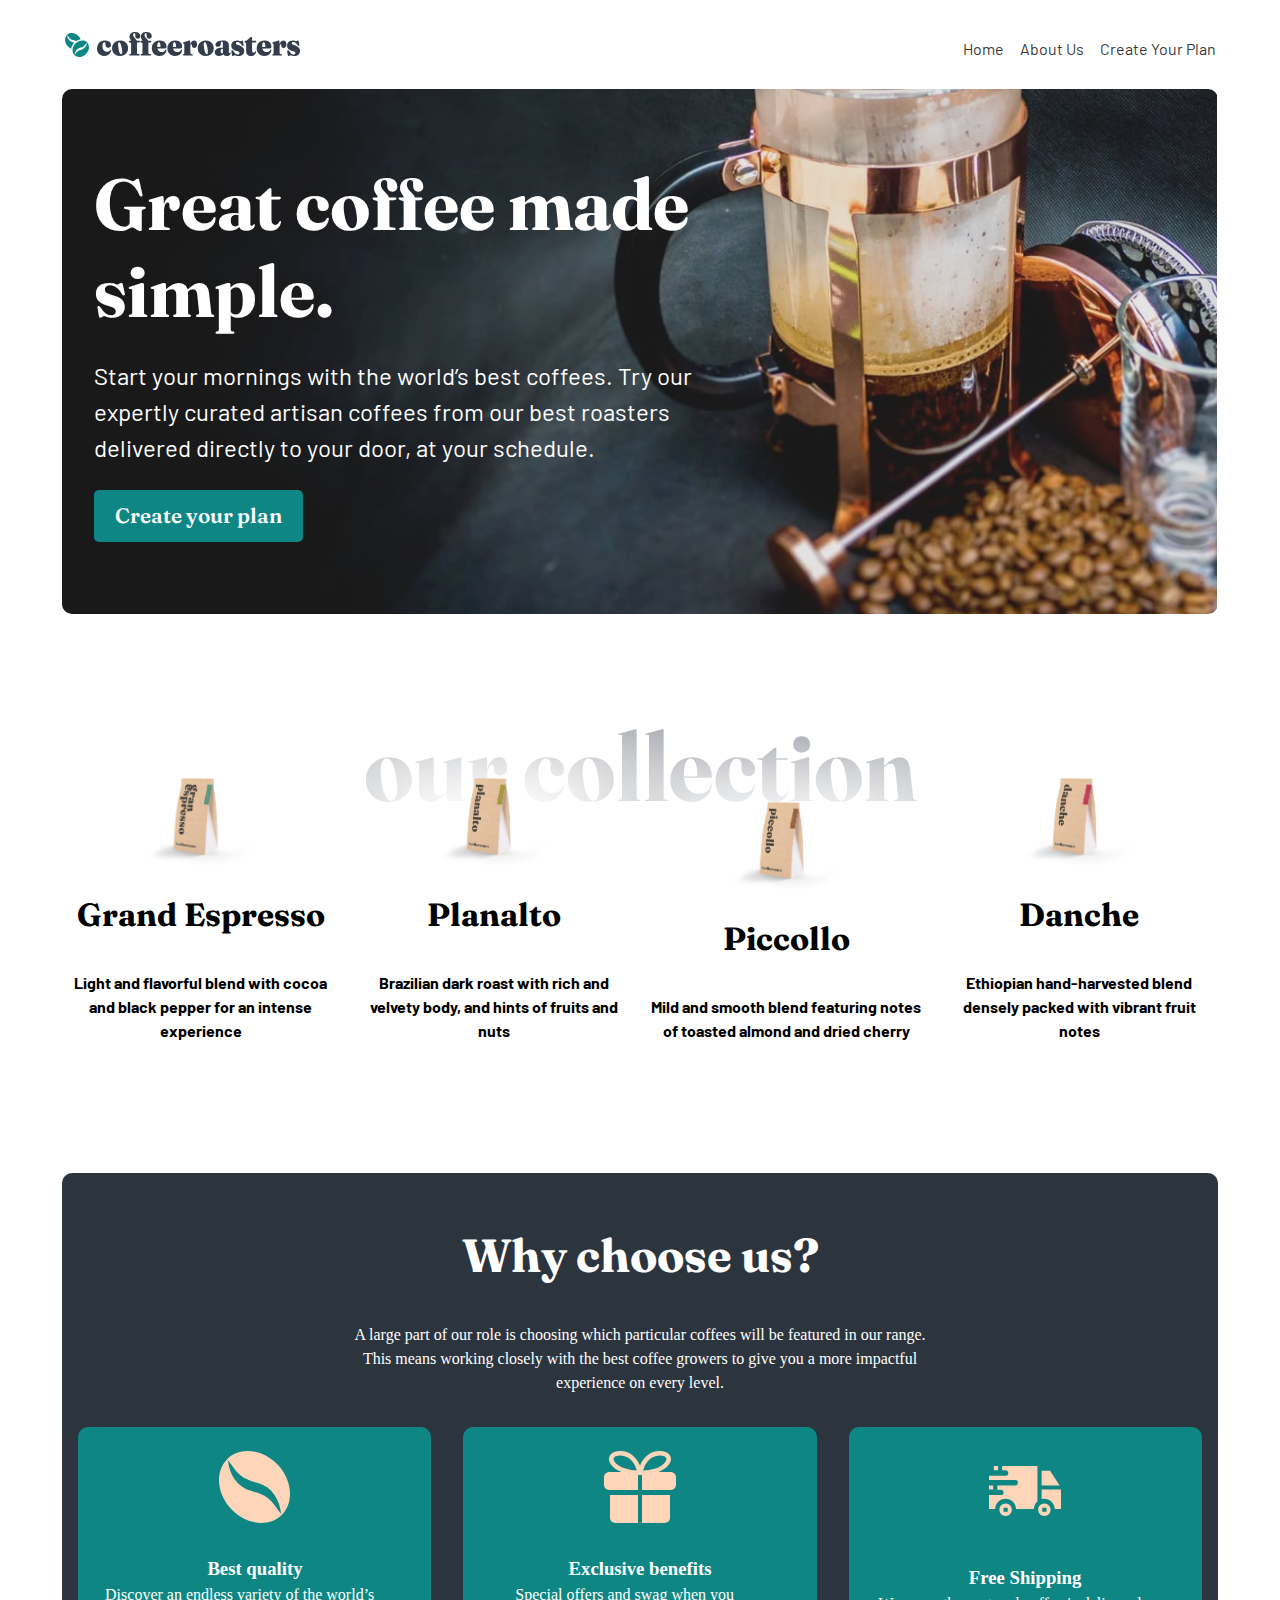
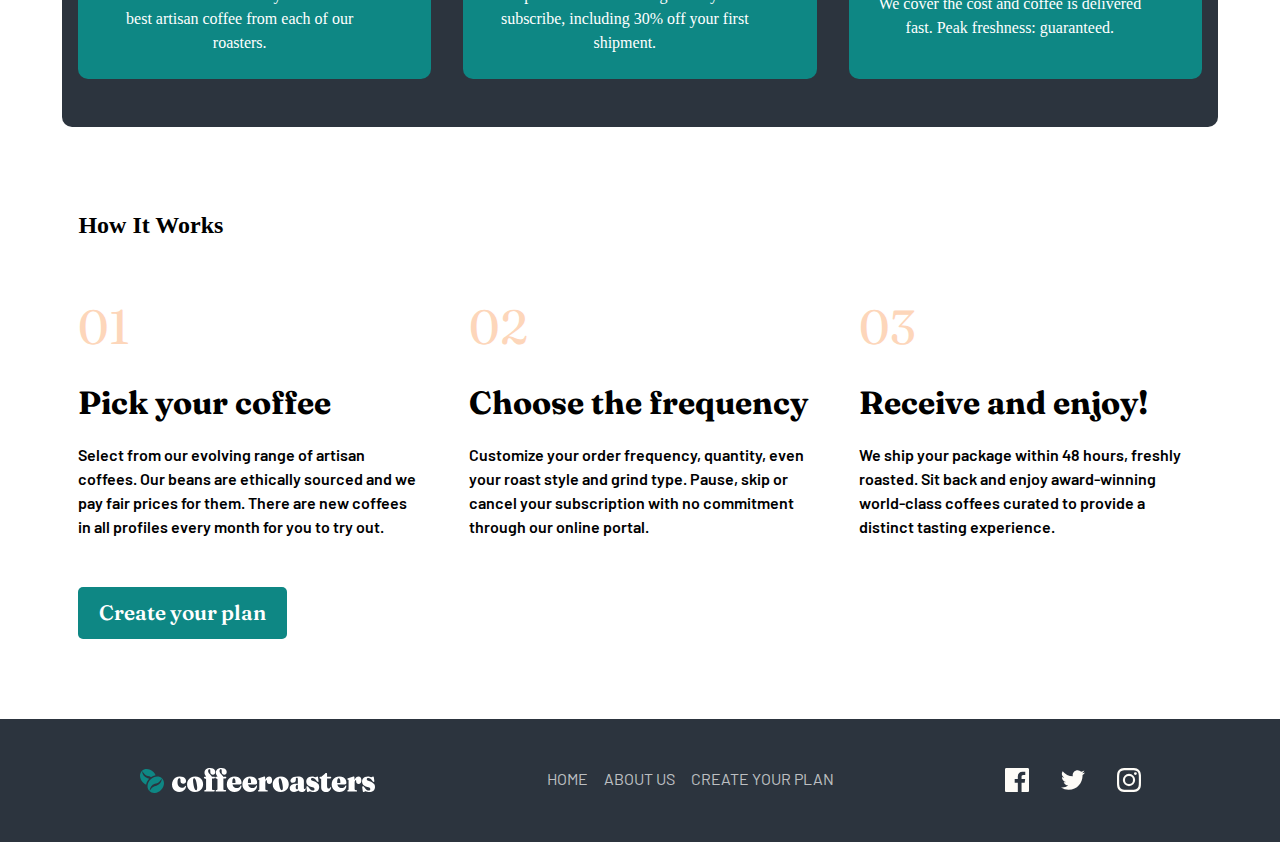
<file: index.html>
<!DOCTYPE html>
<html lang="en">
<head>
    <meta charset="UTF-8">
    <meta name="viewport" content="width=device-width, initial-scale=1.0">
    <link rel="preconnect" href="https://fonts.googleapis.com">
    <link rel="preconnect" href="https://fonts.gstatic.com" crossorigin>
    <link href="https://fonts.googleapis.com/css2?family=Barlow:ital,wght@1,200;1,500&family=Fraunces:ital,wght@1,600;1,900&display=swap" rel="stylesheet">
    <link rel="shortcut icon" href="assets/favicon.png" type="image/x-icon">
    <link rel="stylesheet" href="CSS/home.css">
    <script defer src="JS/header.js"></script>
    <title>Cofferoasters</title>
</head>
<body>
    <header>
        <a href="./index.html"><img class="logo" src="./assets/shared/desktop/logo.svg" alt=""></a>
        

        <div class="hamburger__menu" id="hamburgerMenu">
            <img class="hamburger" id="hamburger" src="./assets/shared/mobile/icon-hamburger.svg" alt="">
            <img src="./assets/shared/mobile/icon-close.svg" alt="" id="closeMenu" class="close__menu">
        </div>
        
        <nav>
            <ul class="nav__menu" id="navMenu">
                <li class="nav__item"><a href="./index.html" class="nav__link">Home</a></li>
                <li class="nav__item"><a href="./about.html" class="nav__link">About Us</a></li>
                <li class="nav__item"><a href="./createPlan.html" class="nav__link" target="_blank">Create Your Plan</a></li>
            </ul>
        </nav>
    </header>

    <main>
        <section class="heroSection">
            <h1>Great coffee made simple.</h1>

            <p>Start your mornings with the world’s best coffees. Try our expertly curated artisan coffees from our best roasters delivered directly to your door, at your schedule.</p>

            <a href="./createPlan.html" target="_blank" class="create-plan__btn">Create your plan</a>
        </section>

        <section class="collectionsSection">
            <h2>our collection</h2>

            <div class="collections__content">
                <div class="grandEspresso">
                    <img src="./assets/home/desktop/image-gran-espresso.png" alt="">
    
                    <div class="grandEspresso__content">
                        <h3>Grand Espresso</h3>
                        <p>Light and flavorful blend with cocoa and black pepper for an intense experience</p>
                    </div>
                </div>
    
                <div class="planalto">
                    <img src="./assets/home/desktop/image-planalto.png" alt="">
    
                    <div class="planalto__content">
                        <h3>Planalto</h3>
                        <p>Brazilian dark roast with rich and velvety body, and hints of fruits and nuts</p>
    
                    </div>
                </div>
    
                <div class="piccollo">
                    <img src="./assets/home/desktop/image-piccollo.png" alt="">
    
                    <div class="piccollo__content">
                        <h3>Piccollo</h3>
                        <p>Mild and smooth blend featuring notes of toasted almond and dried cherry</p>
    
                    </div>
                </div>
    
                <div class="danche">
                    <img src="./assets/home/desktop/image-danche.png" alt="">
    
                    <div class="danche__content">
                        <h3>Danche</h3>
                        <p>Ethiopian hand-harvested blend densely packed with vibrant fruit notes</p>
    
                    </div>
                </div>
            </div>

        </section>

        <section class="whyUs">
            <h2>Why choose us?</h2>

            <p>A large part of our role is choosing which particular coffees will be featured in our range. This means working closely with the best coffee growers to give you a more impactful experience on every level.
            </p>

            <div class="cards">
                <div class="bestquality">
                    <img src="./assets/home/desktop/icon-coffee-bean.svg" alt="">

                    <div class="bestquality__content">
                        <h3>Best quality</h3>
                        <p>Discover an endless variety of the world’s best artisan coffee from each of our roasters.</p>
                    </div>
                </div>
    
                <div class="exclusivebenefits">
                    <img src="./assets/home/desktop/icon-gift.svg" alt="">

                    <div class="exclusivebenefits__content">
                        <h3>Exclusive benefits</h3>
                        <p>Special offers and swag when you subscribe, including 30% off your first shipment.</p>

                    </div>
                </div>
    
                <div class="freeshipping">
                    <img src="./assets/home/desktop/icon-truck.svg" alt="">

                    <div class="freeshipping__content">
                        <h3>Free Shipping</h3>
                        <p>We cover the cost and coffee is delivered fast. Peak freshness: guaranteed.</p>

                    </div>
                </div>
            </div>
        </section>

        <section class="howItWorks">
            <h2>How It Works</h2>

            <div class="planCreationProcess">
                <div class="pickCoffee">
                    <span class="number">01</span>
                    <h3>Pick your coffee</h3>
                    <p>Select from our evolving range of artisan coffees. Our beans are ethically sourced and we pay fair prices for them. There are new coffees in all profiles every month for you to try out.</p>
                </div>
    
                <div class="chooseFreq">
                    <span class="number">02</span>
                    <h3>Choose the frequency</h3>
                    <p>Customize your order frequency, quantity, even your roast style and grind type. Pause, skip or cancel your subscription with no commitment through our online portal.</p>
                </div>
    
                <div class="receiveCoffee">
                    <span class="number">03</span>
                    <h3>Receive and enjoy!</h3>
                    <p>We ship your package within 48 hours, freshly roasted. Sit back and enjoy award-winning world-class coffees curated to provide a distinct tasting experience.</p>
                </div>
            </div>

            <a href="./createPlan.html" target="_blank" class="create-plan__btn">Create your plan</a>
        </section>
    </main>

    <footer>
        <nav>
            <a href="./index.html" class="logo"><img src="./assets/shared/desktop/footer-logo.svg" alt=""></a>

            <ul class="footer__nav">
                <li class="nav__item"><a href="./index.html" class="nav__link">HOME</a></li>
                <li class="nav__item"><a href="./about.html" class="nav__link">ABOUT US</a></li>
                <li class="nav__item"><a href="./createPlan.html" target="_blank" class="nav__link">CREATE YOUR PLAN</a></li>
            </ul>

            <div class="social__links">
                <a href="#"><img src="./assets/shared/desktop/icon-facebook.svg" alt=""></a>
                <a href="#"><img src="./assets/shared/desktop/icon-twitter.svg" alt=""></a>                
                <a href="#"><img src="./assets/shared/desktop/icon-instagram.svg" alt=""></a>
            </div>
        </nav>
    </footer>
</body>
</html>
</file>
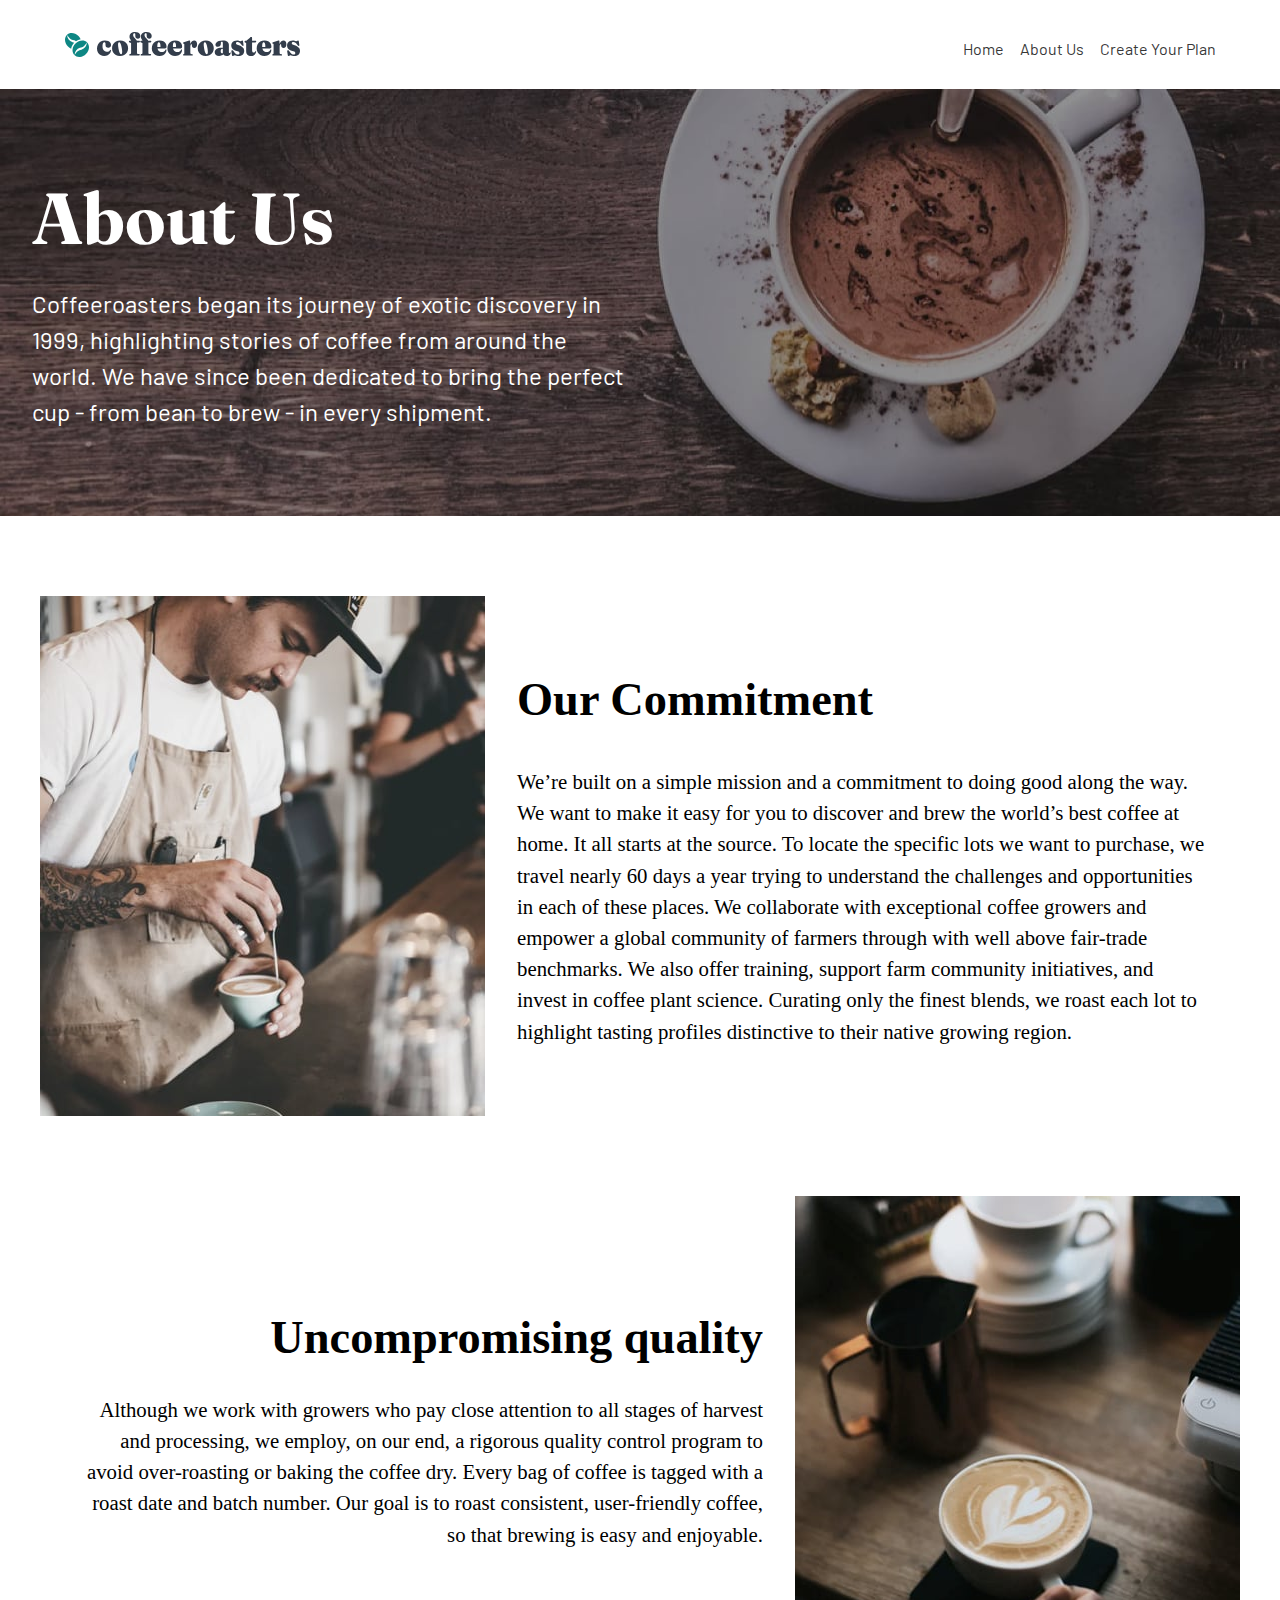
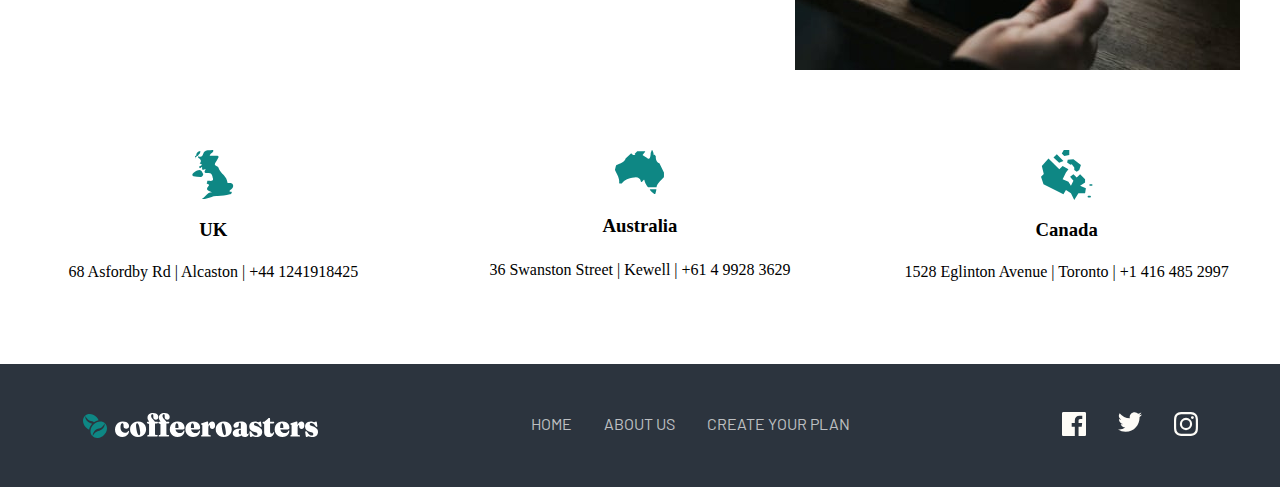
<file: about.html>
<!DOCTYPE html>
<html lang="en">
<head>
    <meta charset="UTF-8">
    <meta name="viewport" content="width=device-width, initial-scale=1.0">
    <link rel="preconnect" href="https://fonts.googleapis.com">
    <link rel="preconnect" href="https://fonts.gstatic.com" crossorigin>
    <link href="https://fonts.googleapis.com/css2?family=Barlow:ital,wght@1,200;1,500&family=Fraunces:ital,wght@1,600;1,900&display=swap" rel="stylesheet">
    <link rel="shortcut icon" href="assets/favicon.png" type="image/x-icon">
    <link rel="stylesheet" href="CSS/about.css">    
    <script defer src="JS/header.js"></script>
    <title>About Us</title>
</head>
<body>
    <header>
        <a href="/index.html"><img class="logo" src="./assets/shared/desktop/logo.svg" alt=""></a>
        

        <div class="hamburger__menu" id="hamburgerMenu">
            <img class="hamburger" id="hamburger" src="./assets/shared/mobile/icon-hamburger.svg" alt="">
            <img src="./assets/shared/mobile/icon-close.svg" alt="" id="closeMenu" class="close__menu">
        </div>
        
        <nav>
            <ul class="nav__menu" id="navMenu">
                <li class="nav__item"><a href="./index.html" class="nav__link">Home</a></li>
                <li class="nav__item"><a href="./about.html" class="nav__link">About Us</a></li>
                <li class="nav__item"><a href="./createPlan.html" class="nav__link" target="_blank">Create Your Plan</a></li>
            </ul>
        </nav>
    </header>

    <main>
        <section class="heroSection">
            <h1>About Us</h1>

            <p>Coffeeroasters began its journey of exotic discovery in 1999, highlighting stories of coffee from around the world. We have since been dedicated to bring the perfect cup - from bean to brew - in every shipment.</p>

        </section>

        <div class="ourCommitment">
            <img class="mobile-img" src="./assets/about/mobile/image-commitment.jpg" alt="">
            <img class="tablet-img" src="./assets/about/tablet/image-commitment.jpg" alt="">
            <img class="desktop-img" src="./assets/about/desktop/image-commitment.jpg" alt="">


            <div class="commitment__content">
                <h2>Our Commitment</h2>
                <p>We’re built on a simple mission and a commitment to doing good along the way. We want to make it easy for you to discover and brew the world’s best coffee at home. It all starts at the source. To locate the specific lots we want to purchase, we travel nearly 60 days a year trying to understand the challenges and opportunities in each of these places. We collaborate with exceptional coffee growers and empower a global community of farmers through with well above fair-trade benchmarks. We also offer training, support farm community initiatives, and invest in coffee plant science. Curating only the finest blends, we roast each lot to highlight tasting profiles distinctive to their native growing region.</p>
            </div>
        </div>

        <div class="quality">
            <img class="mobile-img" src="./assets/about/mobile/image-quality.jpg" alt="">
            <img class="tablet-img" src="./assets/about/tablet/image-quality.jpg" alt="">
            <img class="desktop-img" src="./assets/about/desktop/image-quality.jpg" alt="">

            <div class="quality__content">
                <h2>Uncompromising quality</h2>

                <p>Although we work with growers who pay close attention to all stages of harvest and processing, we employ, on our end, a rigorous quality control program to avoid over-roasting or baking the coffee dry. Every bag of coffee is tagged with a roast date and batch number. Our goal is to roast consistent, user-friendly coffee, so that brewing is easy and enjoyable.</p>
            </div>

        </div>

        <div class="headquarters">
            <div class="UK">
                <img class="" src="./assets/about/desktop/illustration-uk.svg" alt="">
                <h3>UK</h3>
                <p>68 Asfordby Rd |
                    Alcaston |
                    +44 1241918425</p>
            </div>

            <div class="AUS">
                <img src="./assets/about/desktop/illustration-australia.svg" alt="">
                <h3>Australia</h3>
                <p>36 Swanston Street |
                    Kewell |
                    +61 4 9928 3629</p>
            </div>

            <div class="Canada">
                <img src="./assets/about/desktop/illustration-canada.svg" alt="">
                <h3>Canada</h3>
                <p>1528 Eglinton Avenue |
                    Toronto |
                    +1 416 485 2997</p>
            </div>
        </div>
    </main>


    <footer>
        <nav>
            <a href="/index.html" class="logo"><img src="./assets/shared/desktop/footer-logo.svg" alt=""></a>

            <ul class="footer__nav">
                <li class="nav__item"><a href="/index.html" class="nav__link">HOME</a></li>
                <li class="nav__item"><a href="/about.html" class="nav__link">ABOUT US</a></li>
                <li class="nav__item"><a href="/createPlan.html" class="nav__link">CREATE YOUR PLAN</a></li>
            </ul>

            <div class="social__links">
                <a href="#"><img src="./assets/shared/desktop/icon-facebook.svg" alt=""></a>
                <a href="#"><img src="./assets/shared/desktop/icon-twitter.svg" alt=""></a>                
                <a href="#"><img src="./assets/shared/desktop/icon-instagram.svg" alt=""></a>
            </div>
        </nav>
    </footer>
</body>
</html>
</file>
<file: CSS/home.css>
*,*::before,*::after{box-sizing:border-box;margin:0;padding:0}ul[role=list],ol[role=list]{list-style:none}html,html:focus-within{scroll-behavior:smooth}body{min-height:100vh;text-rendering:optimizeSpeed;line-height:1.5}a:not([class]){text-decoration-skip-ink:auto}a{text-decoration:none}img,picture{max-width:100%;display:block}input,button,textarea,select{font:inherit}@media(prefers-reduced-motion: reduce){html:focus-within{scroll-behavior:auto}*,*::before,*::after{animation-duration:.01ms !important;animation-iteration-count:1 !important;transition-duration:.01ms !important;scroll-behavior:auto !important}}:root{--clr-cyan-900: #0e8784;--clr-cyan-100: #65d2cf;--clr-grey-900: #2c343e;--clr-grey-400: #848990;--clr-orange-100: #fdd6ba;--clr-cream-400: #f4f2eb;--clr-cream-100: #fefcf6;--ff-france: "Fraunces", serif;--ff-barlow: "Barlow", serif}header{display:flex;align-items:center;justify-content:space-between;position:relative;width:min(90%,1400px);margin-inline:auto}header .logo{width:50%;text-decoration:none}@media screen and (min-width: 768px){header .logo{width:auto}}header .hamburger__menu{position:absolute;right:5%;cursor:pointer}header .hamburger__menu .hamburger{position:absolute}header .hamburger__menu .close__menu{opacity:0}@media screen and (min-width: 768px){header .hamburger__menu{display:none}}header nav{padding-block:2rem}header nav .nav__menu{display:grid;align-items:center;justify-content:center;gap:1rem;background-color:#fff;width:90%;position:absolute;left:5%;top:0;padding-block:1rem;transform:translateY(-150%);transition:transform 300ms ease-in-out;box-shadow:10px 1px 50px 70px #fff}@media screen and (min-width: 768px){header nav .nav__menu{display:flex;width:auto;position:unset;padding:unset;background-color:unset;transform:translateY(5px);box-shadow:none}}header nav .nav__item{text-align:center;list-style:none}header nav .nav__link{color:rgba(0,0,0,.8);font-family:var(--ff-barlow);text-decoration:none}header nav .nav__link:hover{color:#000;font-weight:600;text-decoration:2px solid underline var(--clr-cyan-900)}header nav .nav__menu.active{transform:translateY(70%)}header .hamburger__menu .close__menu.active{opacity:1;z-index:999}header .hamburger__menu>.hamburger.active{opacity:0}main{display:grid;gap:5rem;width:min(95%,1400px);margin-inline:auto}.heroSection{display:flex;flex-direction:column;align-items:center;text-align:center;gap:1.5rem;color:#fff;background-image:url(../assets/home/mobile/image-hero-coffeepress.jpg);background-size:100%;background-repeat:no-repeat;padding-block:2rem;margin-inline:auto;border-radius:10px;aspect-ratio:2.2;width:min(95%,1400px)}.heroSection h1{font-size:clamp(2rem,5vw + .5rem,5rem);font-family:var(--ff-france);width:min(90%,600px);line-height:1.2}.heroSection p{font-size:clamp(1.2rem,2vw + .5rem,1.5rem);font-family:var(--ff-barlow);width:min(90%,600px)}.heroSection .create-plan__btn{padding:.5em 1em;border:none;border-radius:5px;color:#fff;background-color:var(--clr-cyan-900);font-size:clamp(1rem,1vw + .5rem,2rem);font-family:var(--ff-france);font-weight:600;cursor:pointer;transition:300ms ease-in}.heroSection .create-plan__btn:hover{background-color:var(--clr-cyan-100);color:var(--clr-grey-900)}@media screen and (min-width: 768px){.heroSection{justify-content:center;align-items:start;text-align:start;background-image:url(../assets/home/tablet/image-hero-coffeepress.jpg);padding-inline-start:2rem}}@media screen and (min-width: 1024px){.heroSection{background-image:url(../assets/home/desktop/image-hero-coffeepress.jpg)}}.collectionsSection{display:grid;justify-items:center;gap:5rem;width:min(95%,1400px);margin-inline:auto}@media screen and (min-width: 768px){.collectionsSection{gap:unset}}.collectionsSection h2{color:#83888f;font-size:clamp(2rem,5vw + .5rem,10rem);font-family:var(--ff-france);text-transform:capitalize}@media screen and (min-width: 768px){.collectionsSection h2{font-size:clamp(2rem,14vw + .5rem,6rem);text-transform:lowercase}}.collectionsSection .collections__content{display:grid;gap:5rem}@media screen and (min-width: 1024px){.collectionsSection .collections__content{grid-template-columns:repeat(4, 1fr);align-items:flex-end;gap:1rem}}.collectionsSection .grandEspresso,.collectionsSection .planalto,.collectionsSection .piccollo,.collectionsSection .danche{display:grid;gap:1rem;justify-items:center;text-align:center}@media screen and (min-width: 768px){.collectionsSection .grandEspresso,.collectionsSection .planalto,.collectionsSection .piccollo,.collectionsSection .danche{display:flex;align-items:start;text-align:start}}@media screen and (min-width: 1024px){.collectionsSection .grandEspresso,.collectionsSection .planalto,.collectionsSection .piccollo,.collectionsSection .danche{align-items:center;text-align:center;flex-direction:column;box-shadow:0px -100px 100px 10px #fff}}.collectionsSection .grandEspresso__content,.collectionsSection .planalto__content,.collectionsSection .piccollo__content,.collectionsSection .danche__content{display:grid;align-items:start;gap:2rem}.collectionsSection .grandEspresso__content h3,.collectionsSection .planalto__content h3,.collectionsSection .piccollo__content h3,.collectionsSection .danche__content h3{font-size:clamp(1.5rem,2vw + .5rem,2rem)}@media screen and (min-width: 768px){.collectionsSection .grandEspresso__content,.collectionsSection .planalto__content,.collectionsSection .piccollo__content,.collectionsSection .danche__content{transform:translateY(-50px)}}.collectionsSection .grandEspresso{box-shadow:0px -100px 100px 10px #fff}@media screen and (min-width: 768px){.collectionsSection img{max-width:40%;transform:translateY(-60px)}.collectionsSection h3{font-size:clamp(1.5rem,2vw + .5rem,2rem);font-family:var(--ff-france)}.collectionsSection p{font-family:var(--ff-barlow);font-weight:700}}.whyUs{display:grid;gap:2rem;justify-items:center;text-align:center;background-color:var(--clr-grey-900);color:#fff;max-height:130vh;padding:3rem 1rem;border-radius:10px;width:min(95%,1400px);margin-inline:auto}.whyUs h2{font-size:clamp(2rem,3vw + .5rem,3rem);font-family:var(--ff-france)}.whyUs p{width:min(90%,600px)}.whyUs .cards{display:grid;gap:2rem}@media screen and (min-width: 1024px){.whyUs .cards{grid-template-columns:repeat(3, 1fr)}}.whyUs .bestquality,.whyUs .exclusivebenefits,.whyUs .freeshipping{display:grid;gap:1.5rem;justify-items:center;background-color:var(--clr-cyan-900);padding:1.5em;border-radius:10px}@media screen and (min-width: 768px){.whyUs .bestquality,.whyUs .exclusivebenefits,.whyUs .freeshipping{display:flex;justify-content:space-evenly;align-items:center;gap:2rem;text-align:start}}@media screen and (min-width: 1024px){.whyUs .bestquality,.whyUs .exclusivebenefits,.whyUs .freeshipping{flex-direction:column;text-align:center}}.howItWorks{display:grid;gap:3rem;justify-items:center;transform:translateY(25rem);padding-inline:1rem;width:min(95%,1400px);margin-inline:auto}.howItWorks .planCreationProcess{display:grid;gap:3rem;text-align:center}@media screen and (min-width: 768px){.howItWorks .planCreationProcess{grid-template-columns:repeat(3, 1fr);align-items:flex-start;text-align:start}}@media screen and (min-width: 768px){.howItWorks{transform:translateY(0);justify-items:start}}.howItWorks .pickCoffee,.howItWorks .chooseFreq,.howItWorks .receiveCoffee{display:grid;justify-items:center;gap:1rem}.howItWorks .pickCoffee span,.howItWorks .chooseFreq span,.howItWorks .receiveCoffee span{font-size:3rem;font-family:var(--ff-france);color:var(--clr-orange-100)}.howItWorks .pickCoffee h3,.howItWorks .chooseFreq h3,.howItWorks .receiveCoffee h3{font-size:clamp(1.5rem,3vw + .5rem,2rem);font-family:var(--ff-france)}@media screen and (min-width: 768px){.howItWorks .pickCoffee,.howItWorks .chooseFreq,.howItWorks .receiveCoffee{justify-items:start}.howItWorks .pickCoffee p,.howItWorks .chooseFreq p,.howItWorks .receiveCoffee p{font-family:var(--ff-barlow);font-weight:600}}.howItWorks .create-plan__btn{padding:.5em 1em;border:none;border-radius:5px;color:#fff;background-color:var(--clr-cyan-900);font-size:clamp(1rem,1vw + .5rem,2rem);font-family:var(--ff-france);font-weight:600;cursor:pointer;transition:300ms ease-in}.howItWorks .create-plan__btn:hover{background-color:var(--clr-cyan-100);color:var(--clr-grey-900)}footer{padding-block:2rem;background-color:var(--clr-grey-900);transform:translateY(30rem)}@media screen and (min-width: 768px){footer{transform:translateY(5rem);padding-block:3em}}footer nav{display:grid;justify-items:center;gap:2rem}@media screen and (min-width: 1024px){footer nav{display:flex;justify-content:space-evenly}}footer nav .footer__nav{display:grid;justify-items:center;gap:1rem;list-style:none}@media screen and (min-width: 768px){footer nav .footer__nav{display:flex}}footer nav .nav__link{color:rgba(255,255,255,.7);font-family:var(--ff-barlow);text-decoration:none}footer nav .nav__link:hover{color:#fff;font-weight:600;text-decoration:2px solid underline var(--clr-cyan-900)}footer nav .social__links{display:flex;justify-content:center;align-items:center;gap:2rem}/*# sourceMappingURL=home.css.map */
</file>
<file: CSS/about.css>
*,*::before,*::after{box-sizing:border-box;margin:0;padding:0}ul[role=list],ol[role=list]{list-style:none}html,html:focus-within{scroll-behavior:smooth}body{min-height:100vh;text-rendering:optimizeSpeed;line-height:1.5}a:not([class]){text-decoration-skip-ink:auto}a{text-decoration:none}img,picture{max-width:100%;display:block}input,button,textarea,select{font:inherit}@media(prefers-reduced-motion: reduce){html:focus-within{scroll-behavior:auto}*,*::before,*::after{animation-duration:.01ms !important;animation-iteration-count:1 !important;transition-duration:.01ms !important;scroll-behavior:auto !important}}:root{--clr-cyan-900: #0e8784;--clr-cyan-100: #65d2cf;--clr-grey-900: #2c343e;--clr-grey-400: #848990;--clr-orange-100: #fdd6ba;--clr-cream-400: #f4f2eb;--clr-cream-100: #fefcf6;--ff-france: "Fraunces", serif;--ff-barlow: "Barlow", serif}header{display:flex;align-items:center;justify-content:space-between;position:relative;width:min(90%,1400px);margin-inline:auto}header .logo{width:50%}@media screen and (min-width: 768px){header .logo{width:auto}}header .hamburger__menu{position:absolute;right:5%;cursor:pointer}header .hamburger__menu .hamburger{position:absolute}header .hamburger__menu .close__menu{opacity:0}@media screen and (min-width: 768px){header .hamburger__menu{display:none}}header nav{padding-block:2rem}header nav .nav__menu{display:grid;align-items:center;justify-content:center;gap:1rem;background-color:#fff;width:90%;position:absolute;left:5%;top:0;padding-block:1rem;transform:translateY(-150%);transition:transform 300ms ease-in-out;box-shadow:10px 1px 50px 70px #fff}@media screen and (min-width: 768px){header nav .nav__menu{display:flex;width:auto;position:unset;padding:unset;background-color:unset;transform:translateY(5px);box-shadow:none}}header nav .nav__item{text-align:center;list-style:none}header nav .nav__link{color:rgba(0,0,0,.8);font-family:var(--ff-barlow);text-decoration:none}header nav .nav__link:hover{color:#000;font-weight:600;text-decoration:2px solid underline var(--clr-cyan-900)}header nav .nav__menu.active{transform:translateY(70%)}header .hamburger__menu .close__menu.active{opacity:1;z-index:999}header .hamburger__menu>.hamburger.active{opacity:0}main{display:grid;gap:5rem}.heroSection{display:flex;flex-direction:column;align-items:center;text-align:center;gap:1.5rem;color:#fff;background-image:url(../assets/about/mobile/image-hero-whitecup.jpg);background-size:100%;background-repeat:no-repeat;padding-block:2rem;aspect-ratio:2.2}.heroSection h1{font-size:clamp(2rem,5vw + .5rem,7rem);font-family:var(--ff-france);width:min(90%,600px);line-height:1.2}.heroSection p{font-size:clamp(1.2rem,2vw + .5rem,1.5rem);font-family:var(--ff-barlow);width:min(90%,600px)}@media screen and (min-width: 768px){.heroSection{justify-content:center;align-items:start;text-align:start;padding-block:unset;padding-inline-start:2rem;background-image:url(../assets/about/tablet/image-hero-whitecup.jpg)}}@media screen and (min-width: 1024px){.heroSection{background-image:url(../assets/about/desktop/image-hero-whitecup.jpg);aspect-ratio:3}}.ourCommitment{display:grid;gap:2rem}.ourCommitment .tablet-img{display:none}.ourCommitment .desktop-img{display:none}.ourCommitment .commitment__content{display:grid;justify-items:center;text-align:center;gap:2rem}.ourCommitment .commitment__content h2{font-size:clamp(2rem,3vw + .5rem,3rem)}.ourCommitment .commitment__content p{font-size:clamp(1.2rem,1vw + .5rem,2rem);padding-inline:1.5rem}@media screen and (min-width: 768px){.ourCommitment{display:flex}.ourCommitment .mobile-img{display:none}.ourCommitment .tablet-img{display:inline-block}.ourCommitment .commitment__content{display:grid;gap:2rem;justify-items:start;text-align:start;align-content:center}.ourCommitment .commitment__content p{padding-inline:unset;padding-inline-end:2rem}}@media screen and (min-width: 1024px){.ourCommitment{width:max(100% - 5rem);margin-inline:auto}.ourCommitment .tablet-img{display:none}.ourCommitment .desktop-img{display:inline-block}}.quality{display:grid;gap:2rem}.quality .tablet-img{display:none}.quality .desktop-img{display:none}.quality .quality__content{display:grid;justify-items:center;text-align:center;gap:2rem}.quality .quality__content h2{font-size:clamp(2rem,3vw + .5rem,3rem);line-height:1}.quality .quality__content p{font-size:clamp(1.2rem,1vw + .5rem,2rem);padding-inline:1.5rem}@media screen and (min-width: 768px){.quality{justify-items:center}.quality .mobile-img{display:none}.quality .tablet-img{display:inline-block}}@media screen and (min-width: 1024px){.quality{width:max(100% - 5rem);margin-inline:auto;display:flex;flex-direction:row-reverse}.quality .tablet-img{display:none}.quality .desktop-img{display:inline-block}.quality .quality__content{display:grid;gap:2rem;justify-items:end;text-align:end;align-content:center}.quality .quality__content p{padding-inline:unset;padding-inline-start:2rem}}.headquarters{display:grid;gap:3rem;padding-inline:1.5rem}.headquarters .UK,.headquarters .Canada,.headquarters .AUS{display:grid;justify-items:center;text-align:center;gap:1rem}@media screen and (min-width: 768px){.headquarters{grid-template-columns:repeat(3, 1fr)}}footer{background-color:var(--clr-grey-900);transform:translateY(5rem)}footer nav{display:grid;justify-items:center;padding-block:3rem;gap:3rem}@media screen and (min-width: 1024px){footer nav{grid-auto-flow:column}}footer .footer__nav{display:grid;justify-items:center;gap:2rem;list-style:none}@media screen and (min-width: 1024px){footer .footer__nav{grid-auto-flow:column}}footer .footer__nav .nav__link{color:rgba(255,255,255,.7);font-family:var(--ff-barlow);text-decoration:none}footer .footer__nav .nav__link:hover{color:#fff;font-weight:600;text-decoration:2px solid underline var(--clr-cyan-900)}footer .social__links{display:flex;justify-content:center;gap:2rem}/*# sourceMappingURL=about.css.map */
</file>
